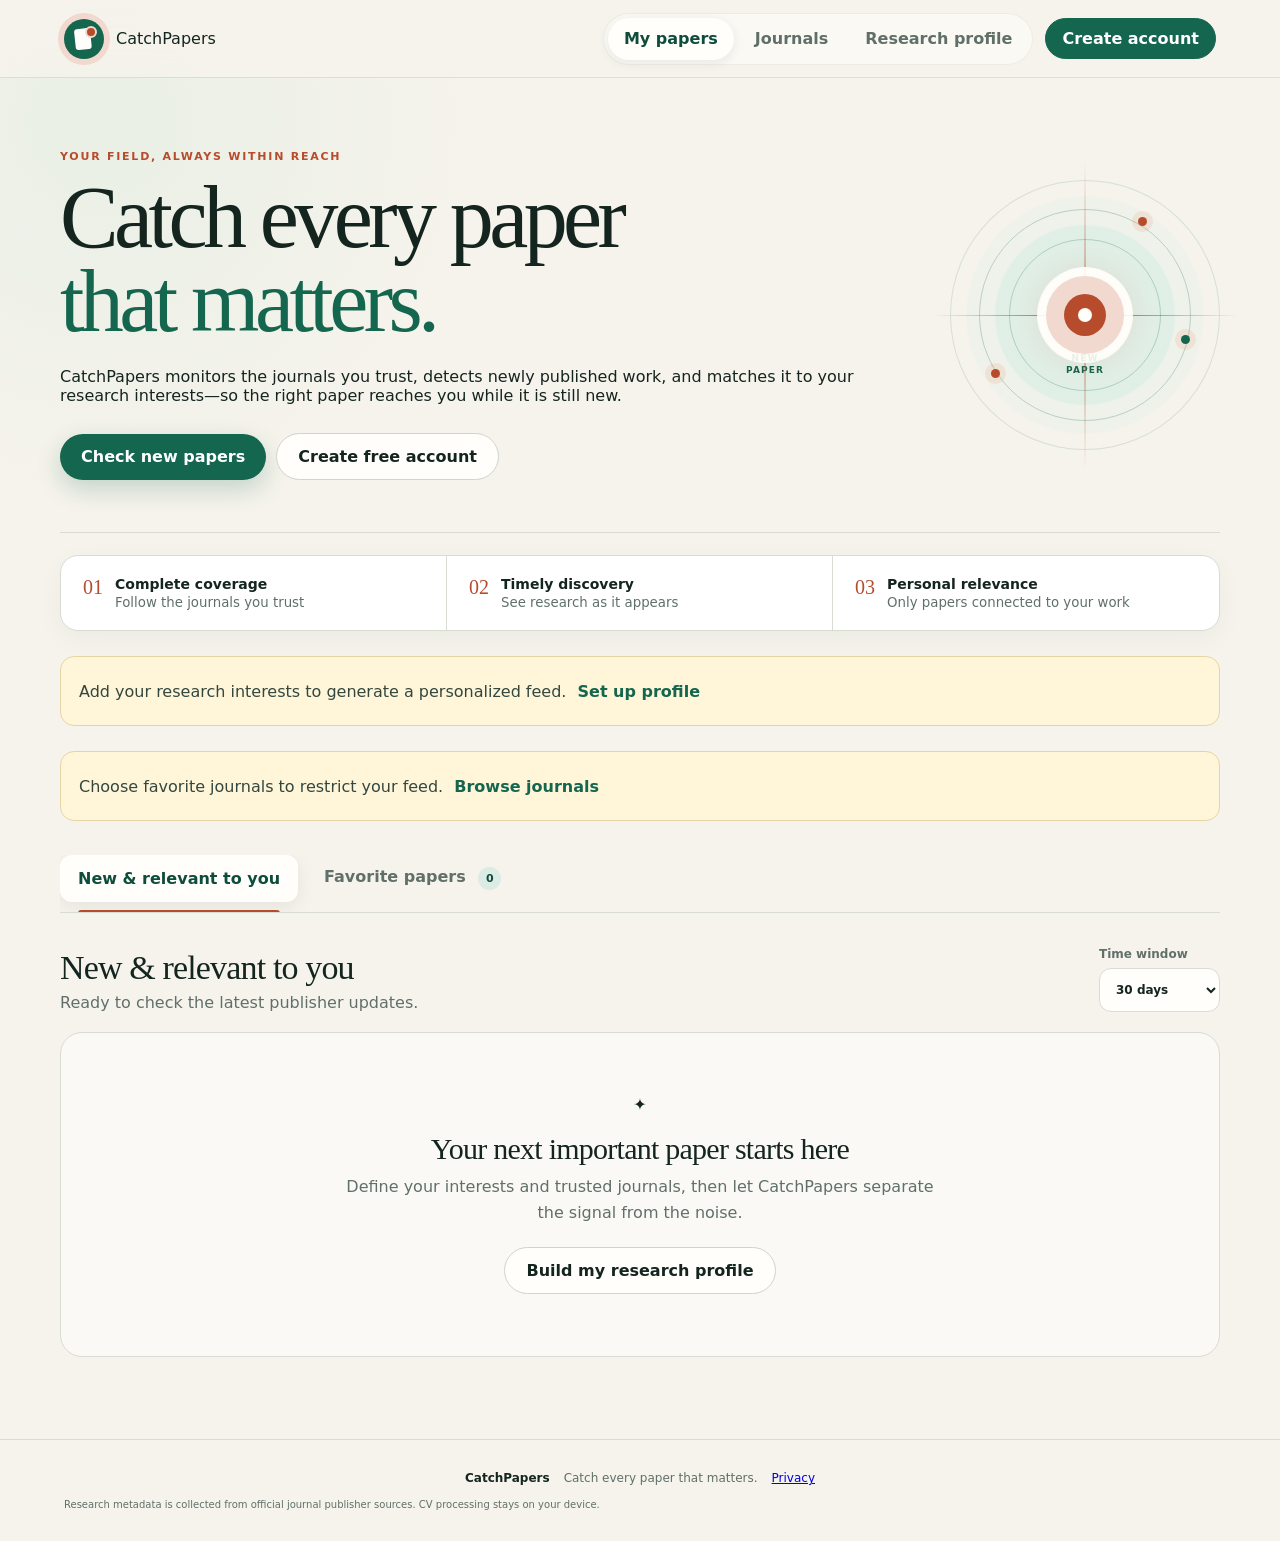
<file: index.html>
<!doctype html>
<html lang="en">
<head>
  <meta charset="utf-8" />
  <meta name="viewport" content="width=device-width,initial-scale=1" />
  <meta name="description" content="CatchPapers monitors the journals you trust and alerts you when newly published research matches your work." />
  <meta name="theme-color" content="#1f684f" />
  <meta property="og:type" content="website" />
  <meta property="og:title" content="CatchPapers — Catch every paper that matters" />
  <meta property="og:description" content="Newly published research, matched to your interests and delivered without the noise." />
  <meta property="og:url" content="https://catchpapers.app/" />
  <link rel="canonical" href="https://catchpapers.app/" />
  <title>CatchPapers — Catch every paper that matters</title>
  <!-- Google Analytics: anonymous product usage only; no emails, CV text, interests, or paper metadata. -->
  <script async src="https://www.googletagmanager.com/gtag/js?id=G-W74DSDD856"></script>
  <script>
    window.dataLayer = window.dataLayer || [];
    function gtag(){dataLayer.push(arguments);}
    gtag("js", new Date());
    gtag("config", "G-W74DSDD856", {
      allow_google_signals: false,
      allow_ad_personalization_signals: false
    });
  </script>
  <link rel="stylesheet" href="styles.css?v=favorite-tabs-1" />
  <link rel="stylesheet" href="progress.css?v=1" />
  <link rel="stylesheet" href="paperflare.css?v=3" />
</head>
<body>
  <a class="skip-link" href="#main-content">Skip to content</a>
  <header class="topbar">
    <a class="brand" href="#" aria-label="CatchPapers home"><span class="brand-mark" aria-hidden="true"></span><span>CatchPapers</span></a>
    <div class="top-actions">
      <nav aria-label="Primary navigation">
        <button class="nav-button active" data-view="feed">My papers</button>
        <button class="nav-button" data-view="journals">Journals</button>
        <button class="nav-button" data-view="profile">Research profile</button>
      </nav>
      <button id="account-button" class="account-button" type="button">Create account</button>
    </div>
  </header>

  <main id="main-content">
    <section id="feed-view" class="view">
      <div class="hero">
        <div><p class="eyebrow">YOUR FIELD, ALWAYS WITHIN REACH</p><h1>Catch every paper<br><span>that matters.</span></h1>
        <p>CatchPapers monitors the journals you trust, detects newly published work, and matches it to your research interests—so the right paper reaches you while it is still new.</p>
        <div class="hero-actions"><button id="refresh-button" class="primary">Check new papers</button><button class="secondary" type="button" data-open-account>Create free account</button></div></div>
        <div class="flare-visual" aria-hidden="true"><span class="flare-core"></span><span class="flare-ring ring-one"></span><span class="flare-ring ring-two"></span><i class="flare-dot dot-one"></i><i class="flare-dot dot-two"></i><i class="flare-dot dot-three"></i><strong>NEW<br>PAPER</strong></div>
      </div>
      <div class="value-strip" aria-label="CatchPapers core values">
        <div><span>01</span><strong>Complete coverage</strong><small>Follow the journals you trust</small></div>
        <div><span>02</span><strong>Timely discovery</strong><small>See research as it appears</small></div>
        <div><span>03</span><strong>Personal relevance</strong><small>Only papers connected to your work</small></div>
      </div>
      <div id="profile-warning" class="notice hidden">Add your research interests to generate a personalized feed. <button data-go-profile>Set up profile</button></div>
      <div id="journal-warning" class="notice hidden">Choose favorite journals to restrict your feed. <button data-go-journals>Browse journals</button></div>
      <div class="paper-tabs" role="tablist" aria-label="Paper collections">
        <button id="relevant-papers-tab" class="paper-tab active" type="button" role="tab" aria-selected="true" aria-controls="relevant-papers-panel" data-paper-tab="relevant">New &amp; relevant to you</button>
        <button id="favorite-papers-tab" class="paper-tab" type="button" role="tab" aria-selected="false" aria-controls="favorite-papers-panel" data-paper-tab="favorites">Favorite papers <span id="favorite-tab-count">0</span></button>
      </div>
      <section id="relevant-papers-panel" class="paper-tab-panel" role="tabpanel" aria-labelledby="relevant-papers-tab">
        <div class="feed-toolbar"><div><h2>New &amp; relevant to you</h2><p id="feed-status">Ready to check the latest publisher updates.</p></div>
          <label>Time window<select id="days-select"><option value="7">7 days</option><option value="30" selected>30 days</option><option value="90">90 days</option></select></label>
        </div>
        <div id="paper-list" class="paper-list"></div>
        <div id="empty-state" class="empty"><div class="radar-icon">✦</div><h3>Your next important paper starts here</h3><p>Define your interests and trusted journals, then let CatchPapers separate the signal from the noise.</p><button class="secondary" data-go-profile>Build my research profile</button></div>
      </section>
      <section id="favorite-papers-panel" class="paper-tab-panel hidden" role="tabpanel" aria-labelledby="favorite-papers-tab">
        <div class="feed-toolbar"><div><h2>Favorite papers</h2><p id="favorite-paper-count">0 saved papers</p></div></div>
        <div id="favorite-paper-list" class="paper-list"></div>
      </section>
    </section>

    <section id="journals-view" class="view hidden">
      <div class="section-heading"><p class="eyebrow">YOUR TRUSTED SOURCES</p><h1>Follow the journals that matter</h1><p>Choose the journals CatchPapers should watch. New articles are collected from official publisher pages and checked against your research profile.</p></div>
      <article class="panel journal-browser">
        <div class="journal-search-row">
          <label class="field">Search journals by name or ISSN
            <input id="journal-search" type="search" placeholder="e.g., Science Robotics, biomaterials, 1945-0877" />
          </label>
          <button id="journal-search-button" class="primary" type="button">Search</button>
        </div>
        <div class="catalog-meta"><span id="journal-search-status">Search journals checked directly on their publisher websites.</span><span id="last-checked"></span></div>
        <div id="journal-results" class="journal-results"></div>
      </article>
      <div class="favorites-heading"><div><h2>Favorite journals</h2><p id="favorites-count">0 journals selected</p></div><button id="check-journals-button" class="secondary">Reload publisher data</button></div>
      <div id="favorite-journals" class="favorite-journals"></div>
    </section>

    <section id="profile-view" class="view hidden">
      <div class="section-heading"><p class="eyebrow">PERSONAL RELEVANCE</p><h1>Teach CatchPapers what matters</h1><p>Your scientific interests guide every match. Signed-in users can sync their interests and journal choices across devices; CV files and extracted CV text stay in this browser.</p></div>
      <form id="profile-form" class="profile-grid">
        <article class="panel">
          <div class="step"><span>1</span><div><h2>Upload your CV</h2><p>PDF, TXT, or Markdown. Extraction happens locally; your CV is never uploaded to CatchPapers.</p></div></div>
          <label class="dropzone" for="cv-file"><input id="cv-file" type="file" accept=".pdf,.txt,.md,text/plain,application/pdf" /><strong>Choose a CV file</strong><span id="file-label">or drag it here</span></label>
          <label class="field">Extracted CV text<textarea id="cv-text" rows="8" placeholder="Extracted text will appear here. You can also paste CV text directly."></textarea></label>
        </article>
        <article class="panel">
          <div class="step"><span>2</span><div><h2>Describe your interests</h2><p>Use specific materials, methods, systems, and applications.</p></div></div>
          <label class="field">Research interests<textarea id="interests" rows="7" required placeholder="Example: biodegradable magnetic hydrogel microrobots, ultrasound neuromodulation, microfluidics, piezoelectric nanoparticles"></textarea></label>
          <label class="field">Keywords to exclude<input id="excluded" placeholder="cancer, astronomy (optional)" /></label>
        </article>
        <article class="panel journals">
          <div class="step"><span>3</span><div><h2>Choose journals</h2><p>Journal selection now lives in the searchable Journals page.</p></div></div>
          <button type="button" class="secondary" data-go-journals>Browse and select journals</button>
          <p id="profile-journal-summary" class="inline-summary"></p>
        </article>
        <div class="form-actions"><span id="save-status"></span><button class="primary" type="submit">Save profile</button></div>
      </form>
    </section>
  </main>
  <aside id="search-progress" class="search-progress hidden" aria-live="polite" aria-label="Paper search progress">
    <div class="scan-head"><div class="scan-orbit" aria-hidden="true"><span></span></div><div><p class="scan-kicker">SEARCHING SELECTED JOURNALS</p><h2>Paper search</h2></div><button id="minimize-scan" class="scan-minimize" type="button" aria-label="Minimize search progress">−</button></div>
    <div class="scan-body"><div class="scan-progress-track"><span id="scan-progress-bar"></span></div><div class="scan-progress-meta"><strong id="scan-percent">0%</strong></div>
      <div class="scan-current"><span class="scan-pulse"></span><div><small id="scan-current-label">JOURNAL BEING CHECKED</small><strong id="scan-current-value">Preparing selected journals</strong></div></div>
      <div class="scan-stats"><div><strong id="scan-candidates">0</strong><span>papers checked</span></div><div><strong id="scan-matches">0</strong><span>matches found</span></div></div>
    </div>
    <button id="expand-scan" class="scan-expand hidden" type="button"><span class="scan-pulse"></span><span id="scan-mini-text">Scanning papers…</span><strong id="scan-mini-percent">0%</strong></button>
  </aside>
  <dialog id="account-dialog" class="account-dialog" aria-labelledby="account-title">
    <button id="close-account" class="dialog-close" type="button" aria-label="Close account dialog">×</button>
    <div id="auth-forms">
      <p class="eyebrow">PERSONAL PAPER ALERTS</p>
      <h2 id="account-title">Create your CatchPapers account</h2>
      <p id="account-intro" class="dialog-intro">Save your research setup and choose how often you want relevant new-paper alerts.</p>
      <div class="auth-tabs" role="tablist" aria-label="Account options"><button id="signup-tab" class="active" type="button" role="tab" aria-selected="true">Create account</button><button id="signin-tab" type="button" role="tab" aria-selected="false">Sign in</button></div>
      <form id="auth-form">
        <label class="field">Email address<input id="auth-email" type="email" autocomplete="email" required placeholder="you@university.edu" /></label>
        <label class="field">Password<input id="auth-password" type="password" autocomplete="new-password" minlength="8" required placeholder="At least 8 characters" /></label>
        <label id="alert-frequency-field" class="field">Email alert frequency<select id="alert-frequency"><option value="daily" selected>Daily digest</option><option value="weekly">Weekly digest</option></select></label>
        <button id="auth-submit" class="primary auth-submit" type="submit">Create account</button>
        <p id="auth-status" class="auth-status" role="status" aria-live="polite"></p>
      </form>
      <small class="privacy-note">CatchPapers never stores your password. Authentication is handled by Supabase, and email confirmation is required.</small>
    </div>
    <div id="account-panel" class="hidden">
      <div class="account-heading"><div><p class="eyebrow">YOUR ACCOUNT</p><h2>Welcome to CatchPapers</h2><p id="account-email" class="dialog-intro"></p></div><button id="signout-button" class="logout-button" type="button">Log out</button></div>
      <div class="account-benefit"><strong>Alert preference</strong><span id="account-frequency">Daily digest</span></div>
      <form id="account-settings-form" class="account-settings-form">
        <label class="field">Digest frequency<select id="account-alert-frequency"><option value="daily">Daily digest</option><option value="weekly">Weekly digest</option></select></label>
        <label class="toggle-field"><input id="account-alerts-enabled" type="checkbox" checked /><span><strong>Email alerts</strong><small>Send newly matched papers to my account email</small></span></label>
        <button id="save-account-settings" class="primary" type="submit">Save alert settings</button>
        <p id="account-settings-status" class="auth-status" role="status" aria-live="polite"></p>
      </form>
      <p class="account-note">CatchPapers stores your research interests, selected journals, saved-paper IDs, and alert settings. It does not upload your CV or store your password.</p>
      <div class="account-actions"><button id="delete-account-button" class="danger-button" type="button">Delete account</button></div>
    </div>
  </dialog>

  <footer><strong>CatchPapers</strong><span>Catch every paper that matters.</span><a href="privacy.html">Privacy</a><small>Research metadata is collected from official journal publisher sources. CV processing stays on your device.</small></footer>
  <script src="analytics.js?v=1"></script>
  <script src="supabase-config.js"></script>
  <script type="module" src="auth.js?v=3"></script>
  <script type="module" src="app.js?v=favorite-tabs-1"></script>
</body>
</html>
</file>
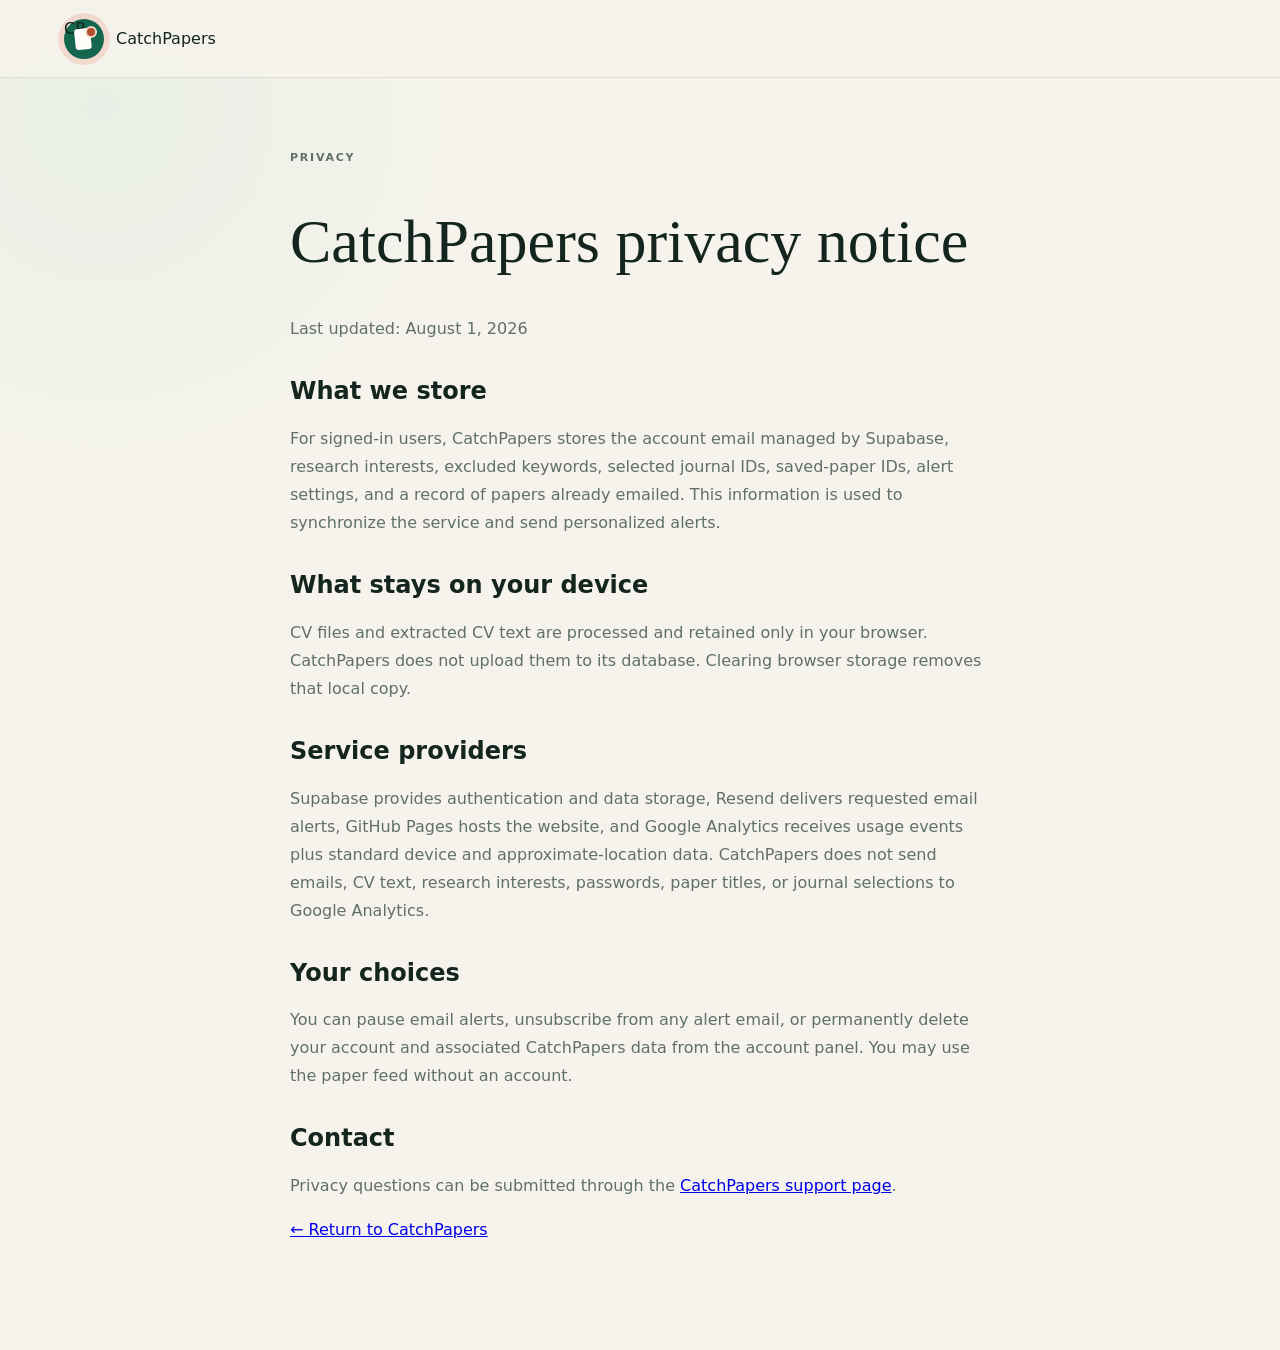
<file: privacy.html>
<!doctype html>
<html lang="en">
<head>
  <meta charset="utf-8" />
  <meta name="viewport" content="width=device-width,initial-scale=1" />
  <meta name="robots" content="index,follow" />
  <title>Privacy — CatchPapers</title>
  <link rel="stylesheet" href="styles.css" />
  <link rel="stylesheet" href="paperflare.css" />
</head>
<body>
  <header class="topbar"><a class="brand" href="./"><span class="brand-mark">CP</span><span>CatchPapers</span></a></header>
  <main class="policy-page">
    <p class="eyebrow">PRIVACY</p><h1>CatchPapers privacy notice</h1>
    <p>Last updated: August 1, 2026</p>
    <h2>What we store</h2><p>For signed-in users, CatchPapers stores the account email managed by Supabase, research interests, excluded keywords, selected journal IDs, saved-paper IDs, alert settings, and a record of papers already emailed. This information is used to synchronize the service and send personalized alerts.</p>
    <h2>What stays on your device</h2><p>CV files and extracted CV text are processed and retained only in your browser. CatchPapers does not upload them to its database. Clearing browser storage removes that local copy.</p>
    <h2>Service providers</h2><p>Supabase provides authentication and data storage, Resend delivers requested email alerts, GitHub Pages hosts the website, and Google Analytics receives usage events plus standard device and approximate-location data. CatchPapers does not send emails, CV text, research interests, passwords, paper titles, or journal selections to Google Analytics.</p>
    <h2>Your choices</h2><p>You can pause email alerts, unsubscribe from any alert email, or permanently delete your account and associated CatchPapers data from the account panel. You may use the paper feed without an account.</p>
    <h2>Contact</h2><p>Privacy questions can be submitted through the <a href="https://github.com/1250570476/paper-radar/issues">CatchPapers support page</a>.</p>
    <p><a href="./">← Return to CatchPapers</a></p>
  </main>
</body>
</html>
</file>
<file: styles.css>
:root {
  --ink: #14251f;
  --ink-soft: #33473f;
  --muted: #607069;
  --paper: #f5f3ec;
  --paper-deep: #ece9df;
  --card: #fffefa;
  --line: #d9dcd3;
  --green: #14664e;
  --green-dark: #0e4d3b;
  --mint: #dcebe3;
  --mint-bright: #8bd3b2;
  --orange: #b74c2d;
  --orange-soft: #f2d9cf;
  --shadow: 0 18px 50px rgba(20, 37, 31, .08);
}

* { box-sizing: border-box; }
html { scroll-behavior: smooth; }
body {
  margin: 0;
  background:
    radial-gradient(circle at 8% 8%, rgba(139, 211, 178, .11), transparent 23rem),
    var(--paper);
  color: var(--ink);
  font-family: Inter, ui-sans-serif, system-ui, -apple-system, BlinkMacSystemFont, "Segoe UI", sans-serif;
  -webkit-font-smoothing: antialiased;
}
button, select, input, textarea { font: inherit; }
button, a { -webkit-tap-highlight-color: transparent; }
button:focus-visible, a:focus-visible, select:focus-visible, input:focus-visible, textarea:focus-visible {
  outline: 3px solid #ef9b79;
  outline-offset: 3px;
}
.skip-link { position: fixed; left: 18px; top: -80px; z-index: 100; padding: 11px 16px; border-radius: 10px; background: var(--ink); color: white; text-decoration: none; }
.skip-link:focus { top: 14px; }
.hidden { display: none !important; }

.topbar {
  min-height: 78px;
  border-bottom: 1px solid rgba(20, 37, 31, .1);
  display: flex;
  align-items: center;
  justify-content: space-between;
  gap: 28px;
  padding: 10px clamp(20px, 5vw, 76px);
  background: rgba(245, 243, 236, .9);
  position: sticky;
  top: 0;
  z-index: 20;
  backdrop-filter: blur(18px);
}
.brand { display: flex; align-items: center; gap: 12px; color: var(--ink); text-decoration: none; }
.brand-mark, .mini-mark {
  position: relative;
  display: block;
  flex: none;
  width: 40px;
  height: 40px;
  border: 1.5px solid var(--green);
  border-radius: 50%;
  background:
    radial-gradient(circle, var(--green) 0 2px, transparent 2.5px 7px, rgba(20,102,78,.38) 7.5px 8.5px, transparent 9px 14px, rgba(20,102,78,.22) 14.5px 15.5px, transparent 16px);
}
.brand-mark::before { content: ""; position: absolute; left: 50%; bottom: 50%; width: 1.5px; height: 17px; background: var(--orange); transform-origin: bottom; transform: rotate(42deg); border-radius: 2px; }
.brand-mark i { position: absolute; width: 6px; height: 6px; border-radius: 50%; background: var(--orange); right: 8px; top: 8px; box-shadow: 0 0 0 4px rgba(183,76,45,.12); }
.brand-copy { display: grid; gap: 1px; }
.brand-copy strong { font-size: 16px; letter-spacing: -.01em; }
.brand-copy small { color: var(--muted); font-size: 10px; letter-spacing: .08em; text-transform: uppercase; }
.topbar nav { display: flex; gap: 5px; padding: 4px; border-radius: 999px; background: rgba(255,255,255,.48); border: 1px solid rgba(20,37,31,.06); }
.nav-button { min-height: 42px; border: 0; background: transparent; padding: 10px 16px; border-radius: 999px; color: var(--muted); cursor: pointer; font-weight: 650; }
.nav-button:hover { color: var(--ink); }
.nav-button.active { background: var(--card); color: var(--green-dark); box-shadow: 0 3px 12px rgba(20,37,31,.08); }

main { max-width: 1220px; margin: auto; padding: 0 30px 82px; }
.hero { min-height: 490px; display: grid; grid-template-columns: minmax(0, 1.45fr) minmax(290px, .55fr); align-items: center; gap: clamp(30px, 8vw, 110px); padding: 72px 0 58px; border-bottom: 1px solid var(--line); }
.hero-copy { max-width: 800px; }
.eyebrow, .section-kicker { margin: 0; color: var(--orange); font-size: 11px; font-weight: 850; letter-spacing: .16em; text-transform: uppercase; }
.eyebrow span { display: inline-block; width: 22px; height: 1px; margin: 0 7px 3px 0; background: currentColor; }
.hero h1, .section-heading h1 {
  font-family: Georgia, "Times New Roman", serif;
  font-size: clamp(50px, 7.2vw, 88px);
  line-height: .95;
  letter-spacing: -.052em;
  margin: 13px 0 24px;
  font-weight: 500;
}
.hero h1 span, .section-heading h1 em { color: var(--green); font-style: normal; }
.hero-summary, .section-heading > p:last-child { max-width: 730px; color: var(--muted); font-size: 18px; line-height: 1.65; }
.hero-actions { display: flex; align-items: center; gap: 18px; margin-top: 30px; }
.hero-actions small { color: var(--muted); }
.primary, .secondary { min-height: 46px; border-radius: 999px; padding: 13px 21px; font-weight: 760; cursor: pointer; white-space: nowrap; transition: transform .18s ease, box-shadow .18s ease, background .18s ease; }
.primary { border: 0; background: var(--green); color: white; box-shadow: 0 9px 25px rgba(20,102,78,.22); }
.primary:hover { background: var(--green-dark); transform: translateY(-1px); box-shadow: 0 12px 28px rgba(20,102,78,.26); }
.primary:disabled { opacity: .55; transform: none; cursor: wait; }
.secondary { border: 1px solid #cfd4cc; background: var(--card); color: var(--ink); }
.secondary:hover { border-color: #aab7b0; transform: translateY(-1px); box-shadow: 0 8px 20px rgba(20,37,31,.07); }

.hero-radar { justify-self: end; position: relative; width: min(31vw, 330px); aspect-ratio: 1; border-radius: 50%; overflow: hidden; border: 1px solid rgba(20,102,78,.3); background: repeating-radial-gradient(circle, rgba(20,102,78,.18) 0 1px, transparent 1px 24%), linear-gradient(145deg, rgba(255,255,255,.72), rgba(220,235,227,.45)); box-shadow: inset 0 0 50px rgba(20,102,78,.08), 0 28px 60px rgba(20,37,31,.08); }
.hero-radar::before, .hero-radar::after { content: ""; position: absolute; background: rgba(20,102,78,.16); }
.hero-radar::before { width: 100%; height: 1px; top: 50%; }
.hero-radar::after { height: 100%; width: 1px; left: 50%; }
.radar-sweep { position: absolute; inset: 0; border-radius: 50%; background: conic-gradient(from 0deg, transparent 0 300deg, rgba(20,102,78,.03) 320deg, rgba(20,102,78,.3) 359deg, transparent 360deg); animation: heroSweep 6s linear infinite; }
.signal { position: absolute; z-index: 2; width: 8px; height: 8px; background: var(--orange); border-radius: 50%; box-shadow: 0 0 0 6px rgba(183,76,45,.12), 0 0 18px rgba(183,76,45,.5); }
.signal-one { left: 29%; top: 34%; }
.signal-two { right: 26%; top: 25%; animation: signalPulse 2.2s 1s infinite; }
.signal-three { right: 33%; bottom: 24%; animation: signalPulse 2.6s .4s infinite; }
.hero-radar strong { position: absolute; z-index: 2; left: 50%; top: 50%; transform: translate(-50%,-50%); color: var(--green-dark); font-family: Georgia, serif; font-size: clamp(15px, 1.6vw, 22px); font-weight: 500; text-align: center; line-height: 1.05; letter-spacing: -.02em; }

.trust-strip { display: grid; grid-template-columns: repeat(3, 1fr); border-bottom: 1px solid var(--line); }
.trust-strip > div { position: relative; display: grid; grid-template-columns: 32px 1fr; column-gap: 10px; padding: 21px 28px; border-right: 1px solid var(--line); }
.trust-strip > div:last-child { border-right: 0; }
.trust-strip span { grid-row: 1 / 3; color: var(--orange); font-family: Georgia, serif; font-size: 15px; }
.trust-strip strong { font-size: 13px; }
.trust-strip small { margin-top: 2px; color: var(--muted); }

.notice { margin: 25px 0 0; padding: 15px 18px; background: #fff5d9; border: 1px solid #e6d5a4; border-radius: 14px; color: var(--ink-soft); }
.notice button { min-height: 38px; border: 0; background: transparent; color: var(--green); font-weight: 800; cursor: pointer; }
.paper-tabs { display: flex; gap: 8px; margin-top: 34px; padding-bottom: 10px; border-bottom: 1px solid var(--line); overflow-x: auto; }
.paper-tab { position: relative; min-height: 46px; border: 0; border-radius: 12px; padding: 12px 18px; background: transparent; color: var(--muted); font-weight: 780; cursor: pointer; white-space: nowrap; }
.paper-tab:hover { color: var(--green-dark); background: rgba(255,255,255,.52); }
.paper-tab.active { color: var(--green-dark); background: var(--card); box-shadow: 0 5px 18px rgba(20,37,31,.07); }
.paper-tab.active::after { content: ""; position: absolute; left: 18px; right: 18px; bottom: -11px; height: 3px; border-radius: 3px 3px 0 0; background: var(--orange); }
.paper-tab span { display: inline-grid; min-width: 23px; height: 23px; margin-left: 7px; padding: 0 7px; place-items: center; border-radius: 999px; background: var(--mint); color: var(--green-dark); font-size: 11px; }
.paper-tab-panel > .feed-toolbar { margin-top: 32px; }
.feed-toolbar, .favorites-heading { display: flex; justify-content: space-between; align-items: end; gap: 24px; margin: 46px 0 20px; }
.feed-toolbar h2, .favorites-heading h2 { margin: 4px 0 6px; font-family: Georgia, serif; font-size: 34px; font-weight: 500; letter-spacing: -.025em; }
.feed-toolbar p:not(.section-kicker), .favorites-heading p:not(.section-kicker) { margin: 0; color: var(--muted); }
.feed-toolbar label { color: var(--muted); font-size: 12px; font-weight: 700; }
.feed-toolbar select { display: block; min-height: 44px; margin-top: 7px; border: 1px solid var(--line); background: var(--card); border-radius: 12px; padding: 9px 34px 9px 12px; color: var(--ink); }

.paper-list { display: grid; gap: 14px; }
.paper-card { position: relative; background: var(--card); border: 1px solid var(--line); border-radius: 19px; padding: 22px; display: grid; grid-template-columns: 190px 74px minmax(0,1fr) auto; gap: 20px; align-items: start; box-shadow: 0 3px 12px rgba(20,37,31,.035); transition: transform .18s ease, box-shadow .18s ease, border-color .18s ease; }
.paper-card::before { content: ""; position: absolute; left: -1px; top: 24px; bottom: 24px; width: 3px; border-radius: 0 3px 3px 0; background: var(--green); opacity: .75; }
.paper-card:hover { transform: translateY(-2px); border-color: #c1cac4; box-shadow: var(--shadow); }
.favorite-paper-card { grid-template-columns: 190px minmax(0,1fr) auto; }
.favorite-paper-card::before { background: var(--orange); }
.favorite-empty { margin-top: 4px; }
.score { width: 74px; height: 74px; border-radius: 50%; display: grid; place-items: center; background: conic-gradient(var(--green) calc(var(--score)*1%), var(--mint) 0); position: relative; }
.score::after { content: ""; position: absolute; inset: 7px; background: var(--card); border-radius: 50%; }
.score strong { z-index: 1; font-size: 19px; }
.score small { z-index: 1; font-size: 8px; position: absolute; top: 47px; color: var(--muted); letter-spacing: .04em; }
.paper-meta { font-size: 11px; text-transform: uppercase; letter-spacing: .09em; color: var(--orange); font-weight: 800; }
.paper-card h3 { font-family: Georgia, serif; font-size: 25px; line-height: 1.22; letter-spacing: -.02em; margin: 7px 0 10px; font-weight: 500; }
.paper-card p { color: var(--muted); line-height: 1.58; margin: 0; }
.paper-card .why { display: inline-block; margin-top: 14px; padding: 6px 9px; border-radius: 8px; background: #edf5f1; color: var(--green-dark); font-size: 12px; }
.paper-actions { display: flex; gap: 7px; }
.icon-button { border: 1px solid var(--line); background: var(--card); width: 42px; height: 42px; border-radius: 50%; cursor: pointer; text-decoration: none; color: var(--ink); display: grid; place-items: center; }
.icon-button:hover { border-color: var(--green); color: var(--green); }
.paper-preview { position: relative; display: grid; width: 190px; aspect-ratio: 4/3; overflow: hidden; border: 1px solid var(--line); border-radius: 13px; background: linear-gradient(145deg,#eef5f0,#faf3ed); text-decoration: none; }
.paper-preview img { position: relative; z-index: 2; width: 100%; height: 100%; object-fit: contain; background: white; }
.paper-preview-label { position: absolute; z-index: 3; left: 7px; right: 7px; bottom: 7px; padding: 5px 7px; border-radius: 7px; color: white; background: rgba(14,40,31,.78); font-size: 9px; font-weight: 750; line-height: 1.25; }
.paper-preview-fallback { position: absolute; inset: 0; display: grid; place-content: center; justify-items: center; color: var(--green-dark); }
.paper-preview-fallback i { width: 46px; height: 34px; margin-bottom: 8px; border: 1.5px solid rgba(20,102,78,.42); border-radius: 6px; background: linear-gradient(135deg,transparent 47%,rgba(20,102,78,.25) 48% 52%,transparent 53%); }
.paper-preview-fallback strong { font-family: Georgia,serif; font-weight: 500; }
.paper-preview-fallback small { color: var(--muted); }
.paper-preview.image-loaded .paper-preview-fallback { display: none; }

.empty { text-align: center; padding: 62px 24px; background: rgba(255,254,250,.65); border: 1px solid var(--line); border-radius: 22px; }
.empty.compact { padding: 34px 20px; }
.empty h3 { font-family: Georgia, serif; font-size: 30px; font-weight: 500; letter-spacing: -.025em; margin: 18px 0 8px; }
.empty p { max-width: 590px; margin: 0 auto 22px; color: var(--muted); line-height: 1.6; }
.empty-radar { width: 66px; height: 66px; margin: auto; border: 1px solid rgba(20,102,78,.45); border-radius: 50%; background: repeating-radial-gradient(circle, transparent 0 10px, rgba(20,102,78,.2) 11px 12px); position: relative; overflow: hidden; }
.empty-radar::before { content: ""; position: absolute; left: 50%; bottom: 50%; width: 1px; height: 30px; background: var(--orange); transform-origin: bottom; transform: rotate(38deg); }
.empty-radar span { position: absolute; right: 14px; top: 13px; width: 6px; height: 6px; border-radius: 50%; background: var(--orange); }
.empty-steps { display: flex; justify-content: center; flex-wrap: wrap; gap: 10px; margin: 0 0 25px; }
.empty-steps span { display: flex; align-items: center; gap: 7px; padding: 8px 11px; border: 1px solid var(--line); border-radius: 999px; color: var(--muted); font-size: 12px; background: rgba(255,255,255,.55); }
.empty-steps b { display: grid; place-items: center; width: 19px; height: 19px; border-radius: 50%; background: var(--mint); color: var(--green-dark); font-size: 10px; }

.section-heading { padding: 76px 0 46px; border-bottom: 1px solid var(--line); }
.section-heading h1 { font-size: clamp(46px, 6vw, 72px); }
.profile-grid { display: grid; grid-template-columns: 1fr 1fr; gap: 18px; margin-top: 28px; }
.panel { background: var(--card); border: 1px solid var(--line); border-radius: 20px; padding: 27px; box-shadow: var(--shadow); }
.panel.journals { grid-column: 1/-1; }
.step { display: flex; gap: 14px; margin-bottom: 22px; }
.step > span { flex: none; width: 34px; height: 34px; border-radius: 50%; display: grid; place-items: center; background: var(--mint); color: var(--green-dark); font-weight: 800; }
.step h2 { font-family: Georgia, serif; margin: 0 0 5px; font-size: 25px; font-weight: 500; letter-spacing: -.02em; }
.step p { margin: 0; color: var(--muted); line-height: 1.5; }
.dropzone { border: 1.5px dashed #aebbb4; border-radius: 15px; padding: 27px; display: grid; place-items: center; background: #f7faf7; cursor: pointer; }
.dropzone:hover { border-color: var(--green); background: #f1f7f3; }
.dropzone input { display: none; }
.dropzone span { font-size: 12px; color: var(--muted); margin-top: 5px; }
.field { display: block; font-size: 12px; font-weight: 760; margin-top: 18px; color: var(--ink-soft); }
.field input, .field textarea { width: 100%; border: 1px solid var(--line); background: #fafbf8; border-radius: 11px; padding: 13px; margin-top: 7px; resize: vertical; color: var(--ink); }
.field textarea:focus, .field input:focus { outline: 3px solid rgba(20,102,78,.2); border-color: var(--green); }
.form-actions { grid-column: 1/-1; display: flex; justify-content: flex-end; align-items: center; gap: 16px; color: var(--green); }
.inline-summary { display: inline-block; margin: 0 0 0 12px; color: var(--muted); font-size: 13px; }
.journal-browser { margin-top: 28px; padding: 27px; }
.journal-search-row { display: grid; grid-template-columns: 1fr auto; gap: 12px; align-items: end; }
.journal-search-row .field { margin: 0; }
.catalog-meta { display: flex; justify-content: space-between; gap: 16px; color: var(--muted); font-size: 12px; padding: 16px 2px; }
.journal-results, .favorite-journals { display: grid; gap: 11px; }
.journal-card { border: 1px solid var(--line); background: #fafbf8; border-radius: 15px; padding: 19px 21px; display: flex; align-items: center; justify-content: space-between; gap: 20px; }
.journal-card:hover { border-color: #b8c5bd; }
.journal-card h3 { font-family: Georgia, serif; font-size: 22px; font-weight: 500; margin: 4px 0 6px; }
.journal-card p { margin: 0 0 7px; color: var(--muted); }
.journal-card small { color: var(--muted); }
.journal-type { font-size: 10px; text-transform: uppercase; color: var(--orange); font-weight: 850; letter-spacing: .1em; }

footer { border-top: 1px solid var(--line); padding: 31px clamp(20px, 5vw, 76px); color: var(--muted); font-size: 12px; display: grid; grid-template-columns: auto 1fr auto; align-items: center; gap: 22px; }
footer p, footer small { margin: 0; }
footer p { text-align: center; }
.footer-brand { display: flex; align-items: center; gap: 9px; color: var(--ink); }
.mini-mark { width: 25px; height: 25px; background: repeating-radial-gradient(circle, var(--green) 0 2px, transparent 2.5px 6px, rgba(20,102,78,.35) 6.5px 7.5px, transparent 8px); }

.search-progress { border-color: #cdd8d1 !important; background: var(--card) !important; }
.scan-head { background: linear-gradient(135deg, #eef7f2, #fff7f2) !important; }
.scan-stats { grid-template-columns: repeat(2, 1fr) !important; }

@keyframes heroSweep { to { transform: rotate(360deg); } }
@keyframes signalPulse { 50% { box-shadow: 0 0 0 10px rgba(183,76,45,0), 0 0 20px rgba(183,76,45,.6); } }

@media (prefers-reduced-motion: reduce) {
  *, *::before, *::after { scroll-behavior: auto !important; animation-duration: .01ms !important; animation-iteration-count: 1 !important; transition-duration: .01ms !important; }
}

@media (max-width: 820px) {
  .brand-copy small { display: none; }
  main { padding-inline: 18px; }
  .hero { min-height: 0; grid-template-columns: 1fr; padding: 54px 0 38px; }
  .hero-radar { display: none; }
  .trust-strip { grid-template-columns: 1fr; }
  .trust-strip > div { border-right: 0; border-bottom: 1px solid var(--line); padding-inline: 10px; }
  .trust-strip > div:last-child { border-bottom: 0; }
  .profile-grid { grid-template-columns: 1fr; }
  .paper-card { grid-template-columns: 160px 62px minmax(0,1fr); }
  .favorite-paper-card { grid-template-columns: 160px minmax(0,1fr); }
  .favorite-paper-card .paper-actions { grid-column: 2; }
  .paper-preview { width: 160px; }
  .paper-actions { grid-column: 3; }
  .panel.journals { grid-column: auto; }
  footer { grid-template-columns: 1fr; text-align: center; }
  footer p { text-align: center; }
  .footer-brand { justify-content: center; }
}

@media (max-width: 620px) {
  .topbar { min-height: 70px; padding: 9px 14px; align-items: center; }
  .brand-copy { display: none; }
  .brand-mark { width: 36px; height: 36px; }
  .topbar nav { gap: 1px; }
  .nav-button { min-height: 40px; padding: 8px 10px; font-size: 13px; }
  main { padding: 0 15px 52px; }
  .hero h1 { font-size: clamp(45px, 14vw, 64px); }
  .hero-summary { font-size: 16px; }
  .hero-actions { align-items: flex-start; flex-direction: column; gap: 10px; }
  .hero-actions .primary { width: 100%; }
  .paper-tabs { margin-top: 28px; }
  .paper-tab { padding-inline: 13px; }
  .feed-toolbar { align-items: flex-start; margin-top: 36px; }
  .feed-toolbar label { display: none; }
  .paper-card { grid-template-columns: 62px 1fr; padding: 16px; gap: 15px; }
  .favorite-paper-card { grid-template-columns: 1fr; }
  .favorite-paper-card .paper-content, .favorite-paper-card .paper-actions { grid-column: 1; }
  .paper-preview { grid-column: 1/-1; width: 100%; aspect-ratio: 16/9; }
  .paper-content { min-width: 0; }
  .score { width: 60px; height: 60px; }
  .score small { top: 39px; }
  .paper-actions { grid-column: 2; }
  .empty { padding: 44px 18px; }
  .empty-steps { display: grid; justify-content: stretch; }
  .empty-steps span { justify-content: flex-start; }
  .journal-search-row { grid-template-columns: 1fr; }
  .journal-card { display: block; }
  .journal-card button { width: 100%; margin-top: 15px; }
  .catalog-meta, .favorites-heading { align-items: flex-start; flex-direction: column; }
  .favorites-heading .secondary { width: 100%; }
  .inline-summary { display: block; margin: 12px 0 0; }
}
</file>
<file: progress.css>
.scan-stats{grid-template-columns:repeat(2,1fr)}
</file>
<file: paperflare.css>
.top-actions { display: flex; align-items: center; gap: 8px; }
.account-button { border: 1px solid var(--green); background: var(--green); color: #fff; border-radius: 999px; padding: 10px 16px; font-weight: 750; cursor: pointer; margin-left: 4px; }
.brand-mark { border: 0; background: var(--green); box-shadow: 0 0 0 6px var(--orange-soft); }
.brand-mark::before { left: 50%; top: 50%; bottom: auto; width: 16px; height: 21px; border-radius: 3px; background: var(--card); transform: translate(-50%,-50%) rotate(-6deg); }
.brand-mark::after { content: ""; position: absolute; right: 7px; top: 7px; width: 8px; height: 8px; border-radius: 50%; background: var(--orange); border: 2px solid var(--orange-soft); }
.hero { min-height: 430px; display: grid; grid-template-columns: minmax(0,1fr) 300px; align-items: center; padding: 72px 0 52px; gap: 54px; }
.hero-actions { display: flex; align-items: center; gap: 10px; margin-top: 28px; }
.flare-visual { width: 270px; height: 270px; position: relative; display: grid; place-items: center; justify-self: end; border-radius: 50%; background: radial-gradient(circle,rgba(255,255,255,.92) 0 24%,rgba(217,238,229,.75) 25% 47%,rgba(217,238,229,.18) 48% 62%,transparent 63%); border: 1px solid rgba(31,104,79,.14); }
.flare-visual:before,.flare-visual:after { content: ""; position: absolute; inset: 50% -20px auto; height: 1px; background: linear-gradient(90deg,transparent,var(--orange),transparent); }
.flare-visual:after { transform: rotate(90deg); }
.flare-core { position: relative; z-index: 2; width: 78px; height: 78px; border-radius: 50%; background: var(--orange-soft); box-shadow: 0 0 0 9px rgba(255,254,250,.9), 0 0 38px rgba(183,76,45,.2); }
.flare-core::before { content: ""; position: absolute; inset: 18px; border-radius: 50%; background: var(--orange); }
.flare-core::after { content: ""; position: absolute; left: 50%; top: 50%; width: 14px; height: 14px; border-radius: 50%; background: var(--card); transform: translate(-50%,-50%); }
.flare-ring { position: absolute; border: 1px solid rgba(31,104,79,.25); border-radius: 50%; }
.ring-one { inset: 58px; }
.ring-two { inset: 28px; }
.flare-dot { position: absolute; width: 9px; height: 9px; border-radius: 50%; background: var(--orange); box-shadow: 0 0 0 6px rgba(228,110,68,.12); }
.dot-one { top: 36px; right: 72px; }
.dot-two { left: 40px; bottom: 71px; }
.dot-three { right: 29px; bottom: 105px; background: var(--green); }
.flare-visual strong { position: absolute; bottom: 73px; font-size: 9px; letter-spacing: .12em; line-height: 1.35; text-align: center; color: var(--green); }
.value-strip { display: grid; grid-template-columns: repeat(3,1fr); background: #fff; border: 1px solid var(--line); border-radius: 18px; margin-top: 22px; overflow: hidden; box-shadow: 0 8px 28px rgba(24,40,33,.04); }
.value-strip div { display: grid; grid-template-columns: auto 1fr; column-gap: 12px; padding: 20px 22px; border-right: 1px solid var(--line); }
.value-strip div:last-child { border: 0; }
.value-strip span { grid-row: 1/3; color: var(--orange); font-family: Georgia,serif; font-size: 20px; }
.value-strip strong { font-size: 14px; }
.value-strip small { color: var(--muted); margin-top: 3px; }
.account-dialog { width: min(510px,calc(100vw - 28px)); max-height: calc(100vh - 32px); border: 0; border-radius: 24px; padding: 34px; overflow: auto; color: var(--ink); background: #fff; box-shadow: 0 32px 100px rgba(20,34,29,.3); }
.account-dialog::backdrop { background: rgba(14,30,24,.6); backdrop-filter: blur(5px); }
.account-dialog h2 { font-family: Georgia,serif; font-size: 35px; line-height: 1.08; margin: 8px 0 12px; font-weight: 500; }
.dialog-intro { color: var(--muted); line-height: 1.55; margin: 0 0 22px; }
.dialog-close { position: absolute; right: 16px; top: 14px; border: 0; background: #f1f2ee; color: var(--muted); width: 34px; height: 34px; border-radius: 50%; font-size: 24px; line-height: 1; cursor: pointer; }
.auth-tabs { display: grid; grid-template-columns: 1fr 1fr; background: #f1f3ef; padding: 4px; border-radius: 12px; margin-bottom: 18px; }
.auth-tabs button { border: 0; background: transparent; border-radius: 9px; padding: 10px; color: var(--muted); font-weight: 700; cursor: pointer; }
.auth-tabs button.active { background: #fff; color: var(--ink); box-shadow: 0 2px 8px rgba(20,34,29,.08); }
.account-dialog .field select { width: 100%; border: 1px solid var(--line); background: #fbfbf8; border-radius: 11px; padding: 12px; margin-top: 7px; color: var(--ink); }
.auth-submit { width: 100%; margin-top: 22px; }
.auth-status { min-height: 20px; margin: 12px 0 0; font-size: 13px; line-height: 1.45; color: var(--muted); }
.auth-status.success { color: var(--green); }
.auth-status.error { color: #a83c2f; }
.auth-status.warning { color: #865225; background: #fff7e8; padding: 10px 12px; border-radius: 10px; }
.privacy-note { display: block; color: var(--muted); line-height: 1.5; border-top: 1px solid var(--line); padding-top: 16px; margin-top: 10px; }
.account-benefit { display: flex; justify-content: space-between; gap: 20px; background: var(--mint); padding: 15px 17px; border-radius: 13px; margin: 20px 0; }
.account-benefit span { color: var(--green); }
.account-heading { display: flex; justify-content: space-between; align-items: flex-start; gap: 18px; padding-right: 34px; }
.account-heading h2 { margin-top: 8px; }
.account-heading .dialog-intro { margin-bottom: 0; overflow-wrap: anywhere; }
.logout-button { flex: none; min-height: 40px; border: 1px solid #b9c7c0; border-radius: 999px; padding: 9px 15px; background: var(--card); color: var(--green-dark); font-weight: 750; cursor: pointer; }
.logout-button:hover { border-color: var(--green); background: #f1f7f3; }
.account-note { color: var(--muted); font-size: 14px; line-height: 1.5; }
.account-settings-form { display: grid; gap: 14px; margin: 18px 0; }
.starred-library { margin: 24px 0 20px; padding-top: 22px; border-top: 1px solid var(--line); }
.starred-library-heading { display: flex; align-items: end; justify-content: space-between; gap: 16px; margin-bottom: 12px; }
.starred-library-heading h3 { margin: 4px 0 0; font-family: Georgia,serif; font-size: 25px; font-weight: 500; }
.starred-library-heading > span { color: var(--muted); font-size: 12px; }
.starred-papers { display: grid; gap: 9px; max-height: 330px; overflow: auto; padding-right: 3px; }
.starred-paper { display: grid; grid-template-columns: 72px minmax(0,1fr) 32px; gap: 11px; align-items: center; padding: 9px; border: 1px solid var(--line); border-radius: 12px; background: #fbfbf8; }
.starred-paper .paper-preview.compact { width: 72px; aspect-ratio: 4/3; border-radius: 8px; }
.starred-paper .paper-preview-label,.starred-paper .paper-preview-fallback strong,.starred-paper .paper-preview-fallback small { display: none; }
.starred-paper .paper-preview-fallback i { width: 28px; height: 21px; margin: 0; }
.starred-paper small { color: var(--orange); font-size: 9px; text-transform: uppercase; letter-spacing: .04em; }
.starred-paper h4 { margin: 3px 0 0; font-family: Georgia,serif; font-size: 15px; line-height: 1.25; font-weight: 500; }
.starred-paper h4 a { color: var(--ink); text-decoration: none; }
.starred-paper h4 a:hover { color: var(--green); text-decoration: underline; }
.unstar-paper { width: 30px; height: 30px; border: 0; border-radius: 50%; background: var(--orange-soft); color: var(--orange); cursor: pointer; }
.starred-empty { margin: 0; padding: 18px; border: 1px dashed var(--line); border-radius: 12px; color: var(--muted); text-align: center; font-size: 13px; }
.toggle-field { display: flex; gap: 11px; align-items: flex-start; color: var(--ink); cursor: pointer; }
.toggle-field input { width: 18px; height: 18px; margin-top: 2px; accent-color: var(--green); }
.toggle-field span { display: grid; gap: 3px; }
.toggle-field small { color: var(--muted); line-height: 1.4; }
.account-actions { display: flex; justify-content: flex-end; gap: 12px; padding-top: 16px; border-top: 1px solid var(--line); }
.danger-button { border: 1px solid #d9aaa3; background: #fff; color: #a83c2f; border-radius: 10px; padding: 10px 14px; font-weight: 700; cursor: pointer; }
.danger-button:hover { background: #fff3f1; }
.policy-page { max-width: 760px; padding-top: 70px; padding-bottom: 90px; }
.policy-page h1 { font-family: Georgia,serif; font-size: clamp(38px,6vw,62px); line-height: 1.04; font-weight: 500; }
.policy-page h2 { margin-top: 34px; }
.policy-page p { color: var(--muted); line-height: 1.75; }
footer { display: flex; justify-content: center; align-items: center; gap: 14px; flex-wrap: wrap; }
footer strong { color: var(--ink); }
footer small { width: 100%; }
@media (max-width: 900px) { .topbar { height: auto; min-height: 72px; padding-top: 10px; padding-bottom: 10px; } .top-actions { align-items: flex-end; } .topbar nav { flex-wrap: wrap; justify-content: flex-end; } .hero { grid-template-columns: 1fr; } .flare-visual { display: none; } }
@media (max-width: 760px) { .brand span:last-child { display: none; } .top-actions { gap: 3px; } .nav-button { padding: 9px 8px; } .nav-button[data-view="profile"] { display: none; } .account-button { padding: 9px 12px; } .hero-actions { align-items: stretch; flex-direction: column; } .hero-actions .primary,.hero-actions .secondary { width: 100%; } .value-strip { grid-template-columns: 1fr; } .value-strip div { border-right: 0; border-bottom: 1px solid var(--line); } .value-strip div:last-child { border-bottom: 0; } .account-dialog { padding: 30px 22px 24px; } .account-heading { display: block; padding-right: 32px; } .logout-button { margin-top: 14px; } }
</file>
